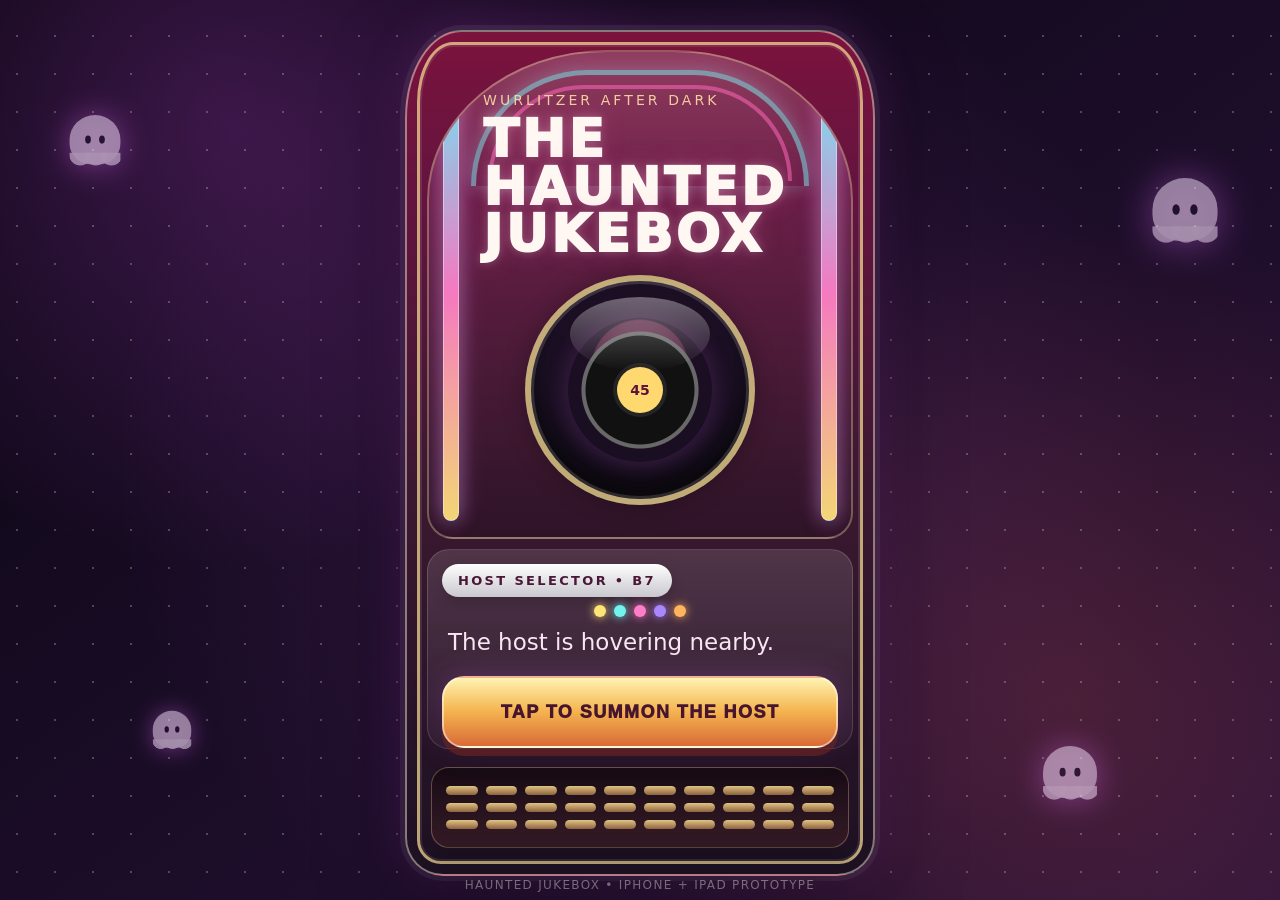
<file: index.html>
<!doctype html>
<html lang="en">
<head>
<meta charset="utf-8">
<meta name="viewport" content="width=device-width,initial-scale=1,viewport-fit=cover,user-scalable=no">
<meta name="theme-color" content="#150d24">
<meta name="apple-mobile-web-app-capable" content="yes">
<meta name="apple-mobile-web-app-status-bar-style" content="black-translucent">
<meta name="apple-mobile-web-app-title" content="Haunted Jukebox">
<link rel="manifest" href="manifest.webmanifest">
<title>The Haunted Jukebox</title>
<script>
if(new URLSearchParams(window.location.search).get('ready')==='1'){
  document.documentElement.classList.add('returning');
}
</script>
<link rel="stylesheet" href="styles.css?v=4">
<style>
html.returning body{visibility:hidden}
.catalog{margin:14px auto 0;max-width:590px}.catalog[hidden]{display:none}.track-card{display:grid;grid-template-columns:86px 1fr;gap:14px;align-items:center;padding:12px;border-radius:20px;background:rgba(255,255,255,.95);color:#251436;text-align:left;box-shadow:0 16px 45px rgba(0,0,0,.28)}.track-art{width:86px;height:86px;border-radius:14px;object-fit:cover;box-shadow:0 8px 20px rgba(0,0,0,.18)}.track-title{font-size:18px;font-weight:950;line-height:1.08}.track-artist{margin-top:5px;font-size:15px;font-weight:800;color:#694d75}.track-album{margin-top:3px;font-size:12px;color:#8b738f;white-space:nowrap;overflow:hidden;text-overflow:ellipsis}.track-actions{grid-column:1/-1;display:flex;gap:9px;justify-content:center;flex-wrap:wrap;margin-top:3px}.track-actions button,.track-actions a{min-height:44px;padding:10px 15px;border-radius:999px;font-weight:950;font-size:13px;text-decoration:none;border:0}.yes-track{background:#251436;color:#fff}.no-track{background:#eee3f2;color:#42244f}.apple-link{background:#f5b550;color:#42152c}.catalog-note{margin-top:8px;font-size:12px;color:#d9cbe2;line-height:1.3}.searching{padding:12px;color:#eadff2;font-weight:800}
@media(max-width:390px){.track-card{grid-template-columns:70px 1fr;gap:10px}.track-art{width:70px;height:70px}.track-title{font-size:16px}.track-actions button,.track-actions a{padding:9px 12px;font-size:12px}}
/* iPad portrait and larger tablets */
@media(min-width:700px){
  .screen{padding:max(42px,env(safe-area-inset-top)) 36px max(36px,env(safe-area-inset-bottom))}
  .doorstage{width:min(520px,72vw)}
  .jukebox{padding:24px 24px 30px;border-radius:56px 56px 38px 38px / 88px 88px 38px 38px}
  .juke-arch{padding:28px 24px 20px}
  .logo{font-size:62px}
  .juke-small{font-size:14px}
  .juke-window{width:290px}
  .chrome-pill{font-size:13px;padding:9px 16px}
  .selector-lights span{width:12px;height:12px}
  .kicker{font-size:23px;margin-bottom:18px}
  .summon{min-height:72px;font-size:18px;border-radius:22px}
  .grille{gap:8px;padding:18px 14px}
  .grille span{height:9px}
  .center{width:min(780px,88vw)}
  .host{width:158px;height:193px;margin-bottom:28px;transform-origin:center}
  .host .eye{top:58px;width:13px;height:18px}.host .eye.l{left:44px}.host .eye.r{right:44px}
  .mouth{top:100px;left:67px;width:24px}
  .bow{bottom:39px;left:53px}
  .bubble{max-width:760px;padding:24px 28px;border-radius:30px;font-size:42px;margin-bottom:26px}
  .inputwrap{max-width:760px;margin:0 auto;padding:13px;border-radius:24px}
  input{font-size:24px;padding:15px 12px}
  .go{font-size:18px;padding:16px 22px;border-radius:18px}
  .choose{min-height:60px;font-size:17px;padding:15px 26px}
  .response{font-size:20px;min-height:54px;max-width:720px}
  .back{font-size:17px;margin-top:18px}
  .catalog{max-width:720px}
  .track-card{padding:18px;border-radius:26px}
  .track-title{font-size:23px}
  .track-artist{font-size:18px}
  .track-actions button,.track-actions a{min-height:52px;font-size:15px;padding:13px 20px}
  .footer{font-size:12px}
}
/* iPad landscape: keep the machine comfortably centred and party-readable */
@media(min-width:900px) and (orientation:landscape){
  .doorstage{width:min(470px,42vw)}
  .jukebox{padding:18px 20px 24px}
  .juke-window{width:230px}
  .logo{font-size:52px}
  .center{width:min(900px,78vw)}
  .host{width:138px;height:168px;margin-bottom:18px}
  .host .eye{top:50px}.host .eye.l{left:39px}.host .eye.r{right:39px}
  .mouth{top:87px;left:59px}.bow{bottom:34px;left:46px}
  .bubble{font-size:36px;max-width:820px;padding:20px 24px;margin-bottom:18px}
  .inputwrap{max-width:820px}
  .catalog{max-width:820px}
}
</style>
</head>
<body>
<div class="app">
  <div class="stars"></div>
  <div class="aura"></div>
  <div class="ghost-layer" aria-hidden="true">
    <div class="ghost g1"><i class="eye l"></i><i class="eye r"></i></div>
    <div class="ghost g2"><i class="eye l"></i><i class="eye r"></i></div>
    <div class="ghost g3"><i class="eye l"></i><i class="eye r"></i></div>
    <div class="ghost g4"><i class="eye l"></i><i class="eye r"></i></div>
    <div class="ghost g5"><i class="eye l"></i><i class="eye r"></i></div>
    <div class="ghost g6"><i class="eye l"></i><i class="eye r"></i></div>
  </div>

  <section id="door" class="screen active" aria-label="Haunted Jukebox entrance">
    <div class="doorstage">
      <div class="jukebox" aria-label="A glowing 1950s style haunted jukebox">
        <div class="juke-arch">
          <div class="lightbar left" aria-hidden="true"></div>
          <div class="lightbar right" aria-hidden="true"></div>
          <div class="arc-glow" aria-hidden="true"></div>
          <div class="juke-title">
            <div class="juke-small">Wurlitzer after dark</div>
            <div class="logo">The Haunted<br>Jukebox</div>
          </div>
          <div class="juke-window" aria-hidden="true"><div class="record-label">45</div></div>
        </div>
        <div class="selector-panel">
          <div class="chrome-pill">Host selector • B7</div>
          <div class="selector-lights" aria-hidden="true"><span></span><span></span><span></span><span></span><span></span></div>
          <div class="kicker">The host is hovering nearby.</div>
          <button id="summon" class="summon" type="button">Tap to summon the host</button>
        </div>
        <div class="grille" aria-hidden="true">
          <span></span><span></span><span></span><span></span><span></span><span></span><span></span><span></span><span></span><span></span>
          <span></span><span></span><span></span><span></span><span></span><span></span><span></span><span></span><span></span><span></span>
          <span></span><span></span><span></span><span></span><span></span><span></span><span></span><span></span><span></span><span></span>
        </div>
      </div>
    </div>
  </section>

  <section id="entry" class="screen" aria-label="Song request">
    <div class="center">
      <div class="host" aria-hidden="true"><i class="eye l"></i><i class="eye r"></i><span class="mouth"></span><span class="bow"></span></div>
      <div class="bubble" id="greeting">Darling, where have you been?</div>
      <form id="requestForm" class="inputwrap">
        <input id="request" autocomplete="off" autocapitalize="words" enterkeyhint="go" placeholder="Type a song or artist…" aria-label="Song request">
        <button class="go" type="submit">Ask</button>
      </form>
      <div class="pickrow"><button id="youChoose" class="choose" type="button">YOU CHOOSE</button></div>
      <div id="response" class="response">Choose a song, or let me choose for you, darling.</div>
      <div id="catalog" class="catalog" hidden></div>
      <button id="back" class="back" type="button">Return to the door</button>
    </div>
  </section>

  <div class="footer">HAUNTED JUKEBOX • IPHONE + IPAD PROTOTYPE</div>
</div>
<script src="app.js?v=9"></script>
<script>
runShortcut=function(text,verdict='Fine. I’ll allow it.',displayText=text){
  hideConfirm();
  greeting.textContent='Consulting the spirits…';
  response.textContent='One moment, darling.';
  const callback=window.location.origin+window.location.pathname+'?ready=1&verdict='+encodeURIComponent(verdict)+'&song='+encodeURIComponent(displayText);
  const url='shortcuts://x-callback-url/run-shortcut?name='+encodeURIComponent('Haunted Jukebox Play')+'&input=text&text='+encodeURIComponent(text)+'&x-success='+encodeURIComponent(callback);
  setTimeout(()=>{window.location.href=url;},300);
};
document.documentElement.classList.remove('returning');
</script>
</body>
</html>
</file>
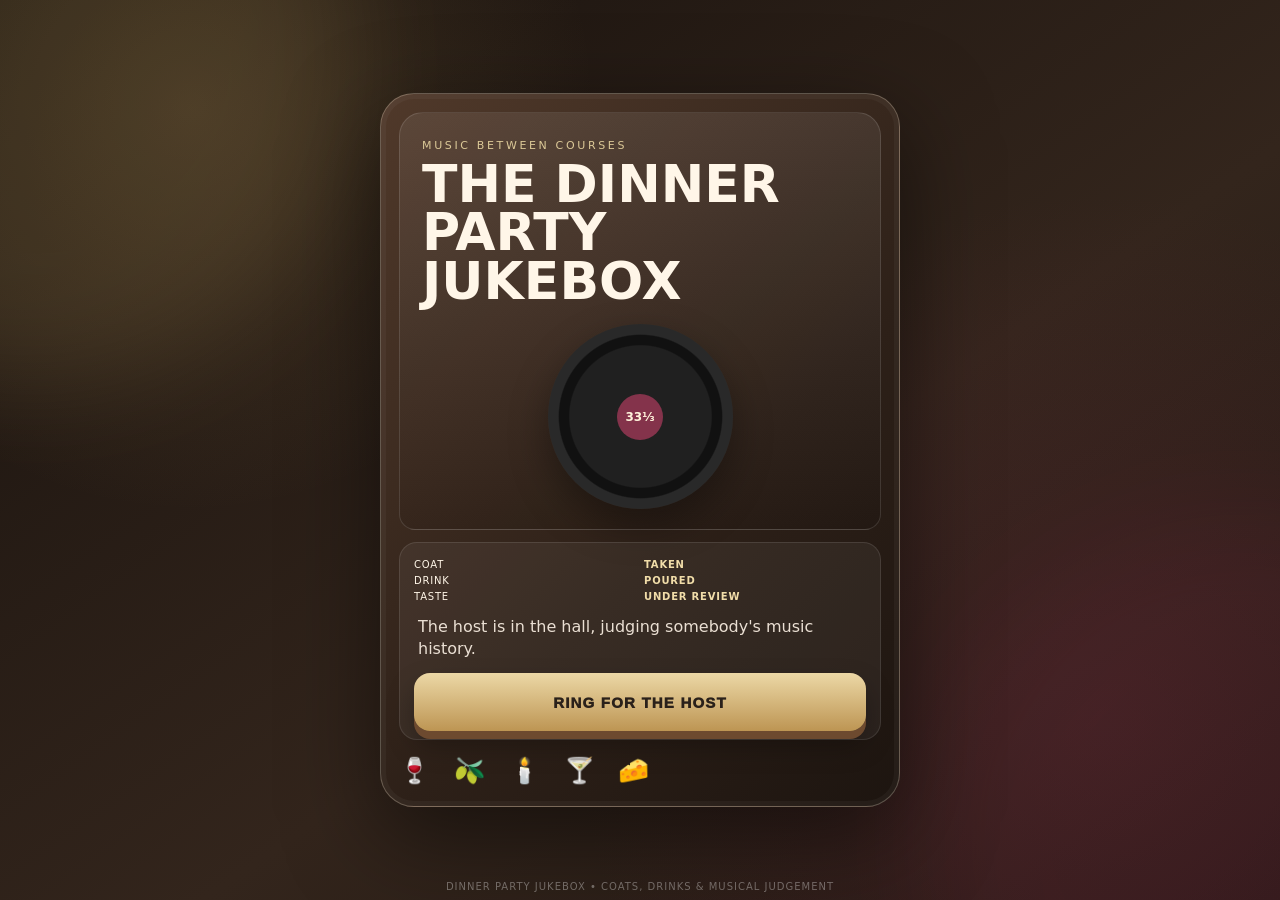
<file: dinner.html>
<!doctype html>
<html lang="en">
<head>
<meta charset="utf-8">
<meta name="viewport" content="width=device-width,initial-scale=1,viewport-fit=cover,user-scalable=no">
<meta name="theme-color" content="#201711">
<meta name="apple-mobile-web-app-capable" content="yes">
<meta name="apple-mobile-web-app-status-bar-style" content="black-translucent">
<meta name="apple-mobile-web-app-title" content="Dinner Party Jukebox">
<title>The Dinner Party Jukebox</title>
<link rel="stylesheet" href="dinner.css?v=2">
</head>
<body>
<div class="app">
  <div class="warmth w1"></div><div class="warmth w2"></div>
  <section id="door" class="screen active" aria-label="Dinner Party Jukebox entrance">
    <main class="cabinet">
      <div class="top">
        <div class="eyebrow">MUSIC BETWEEN COURSES</div>
        <h1>The Dinner Party<br>Jukebox</h1>
        <div class="record" aria-hidden="true"><span>33⅓</span></div>
      </div>
      <div class="service">
        <div class="status"><span>COAT</span><b>TAKEN</b><span>DRINK</span><b>POURED</b><span>TASTE</span><b>UNDER REVIEW</b></div>
        <p>The host is in the hall, judging somebody's music history.</p>
        <button id="summon" type="button">Ring for the host</button>
      </div>
      <div class="shelf" aria-hidden="true">🍷 &nbsp; 🫒 &nbsp; 🕯️ &nbsp; 🍸 &nbsp; 🧀</div>
    </main>
  </section>
  <section id="entry" class="screen" aria-label="Song request">
    <div class="center">
      <div class="host" aria-hidden="true">
        <div class="head"><i class="eye l"></i><i class="eye r"></i><i class="smile"></i></div>
        <div class="body"><i class="bow"></i></div>
        <div class="tray" id="mistressTrigger" aria-label="Reg's drinks tray">🍷</div>
      </div>
      <div class="bubble" id="greeting">Coat, darling. Drink?</div>
      <form id="requestForm" class="inputwrap">
        <input id="request" autocomplete="off" autocapitalize="words" enterkeyhint="go" placeholder="Song or artist…" aria-label="Song request">
        <button class="go" type="submit">Ask</button>
      </form>
      <div class="pickrow"><button id="youChoose" class="choose" type="button">YOU CHOOSE</button></div>
      <div id="response" class="response">Choose something quickly. Paula has opened Apple Music.</div>
      <div id="catalog" class="catalog" hidden></div>
      <button id="back" class="back" type="button">Back to the hall</button>
      <div id="mistressPanel" class="mistress-panel" hidden>
        <div class="mistress-card" role="dialog" aria-modal="true" aria-labelledby="mistressTitle">
          <div class="mistress-kicker">HOUSEHOLD ORDERS</div>
          <div class="mistress-title" id="mistressTitle">Mistress Control</div>
          <div class="mistress-copy">Add an artist or song to Reg's HELL NO list.</div>
          <div class="mistress-row">
            <input id="mistressVeto" autocomplete="off" autocapitalize="words" placeholder="Artist or song…" aria-label="Artist or song to ban">
            <button id="mistressAdd" type="button">BAN IT</button>
          </div>
          <div id="mistressNote" class="mistress-note">Standing orders apply immediately on this device.</div>
          <div id="mistressList" class="mistress-list"></div>
          <button id="mistressClose" class="mistress-close" type="button">Return to dinner</button>
        </div>
      </div>
    </div>
  </section>
  <div class="footer">DINNER PARTY JUKEBOX • COATS, DRINKS & MUSICAL JUDGEMENT</div>
</div>
<script src="dinner.js?v=2"></script>
</body>
</html>
</file>
<file: styles.css>
:root{
  --bg1:#0a0612;
  --bg2:#2a123b;
  --ink:#fff8ff;
  --muted:#e5d5ef;
  --ghost-hue:286;
  --beat:1;
}
*{box-sizing:border-box;-webkit-tap-highlight-color:transparent}
html,body{margin:0;width:100%;height:100%;overflow:hidden;background:#090510;color:var(--ink);font-family:ui-rounded,"SF Pro Rounded","Avenir Next",system-ui,sans-serif}
body{
  background:
    radial-gradient(circle at 18% 14%,hsla(var(--ghost-hue),90%,63%,.22),transparent 34%),
    radial-gradient(circle at 84% 78%,hsla(calc(var(--ghost-hue) + 78),88%,62%,.18),transparent 38%),
    linear-gradient(145deg,var(--bg1),var(--bg2));
  transition:background .8s ease;
}
.app{position:relative;width:100%;height:100%;overflow:hidden;isolation:isolate}
.stars{position:absolute;inset:-15%;opacity:.24;background-image:radial-gradient(circle,#fff 1px,transparent 1.4px);background-size:38px 38px;animation:stars 28s linear infinite;z-index:-4}
@keyframes stars{to{transform:translate3d(76px,114px,0)}}
.aura{position:absolute;inset:-15%;background:radial-gradient(circle at 50% 50%,hsla(var(--ghost-hue),100%,70%,.13),transparent 52%);animation:aura 920ms ease-in-out infinite alternate;z-index:-3}
@keyframes aura{to{transform:scale(1.08);opacity:.68}}
.ghost-layer{position:absolute;inset:0;overflow:hidden;pointer-events:none;z-index:-1}
.ghost{--s:1;position:absolute;width:62px;height:78px;opacity:.62;transform:scale(var(--s));filter:drop-shadow(0 0 calc(12px + 8px * var(--beat)) hsla(var(--ghost-hue),100%,72%,.72));animation:float var(--dur,7s) ease-in-out infinite alternate,sway var(--sway,12s) ease-in-out infinite alternate}
.ghost::before{content:"";position:absolute;inset:0 0 18px;background:hsla(var(--ghost-hue),86%,93%,.86);border-radius:50% 50% 42% 42%;transition:background .7s ease}
.ghost::after{content:"";position:absolute;left:0;right:0;bottom:7px;height:25px;background:radial-gradient(circle at 13px 2px,hsla(var(--ghost-hue),86%,93%,.86) 0 13px,transparent 14px),radial-gradient(circle at 32px 2px,hsla(var(--ghost-hue),86%,93%,.86) 0 13px,transparent 14px),radial-gradient(circle at 51px 2px,hsla(var(--ghost-hue),86%,93%,.86) 0 13px,transparent 14px);transition:background .7s ease}
.eye{position:absolute;top:25px;width:7px;height:10px;background:#251436;border-radius:50%;z-index:2}.eye.l{left:19px}.eye.r{right:19px}
@keyframes float{from{translate:0 0;rotate:-2deg}to{translate:0 -22px;rotate:3deg}}
@keyframes sway{from{margin-left:-16px}to{margin-left:34px}}
.g1{left:5%;top:12%;--s:.82;--dur:5.8s;--sway:11s;animation-delay:-2s}
.g2{right:5%;top:20%;--s:1.05;--dur:7.2s;--sway:15s;animation-delay:-5s}
.g3{left:11%;bottom:14%;--s:.62;--dur:6.5s;--sway:13s;animation-delay:-4s}
.g4{right:14%;bottom:9%;--s:.87;--dur:5.4s;--sway:10s;animation-delay:-3s}
.g5{left:47%;top:5%;--s:.48;--dur:8.1s;--sway:16s;animation-delay:-7s}
.g6{right:42%;bottom:4%;--s:.42;--dur:7.6s;--sway:14s;animation-delay:-6s}
.screen{position:absolute;inset:0;display:none;align-items:center;justify-content:center;padding:max(24px,env(safe-area-inset-top)) 16px max(22px,env(safe-area-inset-bottom));overflow:auto}
.screen.active{display:flex}
.center{width:min(660px,100%);text-align:center}
.doorstage{width:min(430px,100%);margin:0 auto}
.jukebox{position:relative;padding:18px 18px 24px;border-radius:44px 44px 30px 30px / 72px 72px 30px 30px;background:linear-gradient(180deg,#7b133c 0%,#65143f 18%,#3b1830 55%,#1c1122 100%);border:2px solid rgba(255,247,221,.46);box-shadow:0 26px 80px rgba(0,0,0,.5),0 0 0 5px rgba(255,255,255,.07),0 0 48px hsla(var(--ghost-hue),90%,65%,.24);overflow:hidden}
.jukebox:before{content:"";position:absolute;inset:10px;border-radius:36px 36px 24px 24px / 60px 60px 24px 24px;border:3px solid rgba(244,217,148,.74);box-shadow:inset 0 0 0 2px rgba(255,255,255,.1);pointer-events:none}
.jukebox:after{content:"";position:absolute;left:26px;right:26px;bottom:14px;height:10px;border-radius:999px;background:rgba(0,0,0,.26);filter:blur(8px);pointer-events:none}
.juke-arch{position:relative;padding:20px 18px 14px;border-radius:180px 180px 26px 26px / 150px 150px 26px 26px;background:linear-gradient(180deg,rgba(255,255,255,.18),rgba(255,255,255,.05) 28%,rgba(12,4,13,.2) 100%);border:2px solid rgba(255,233,174,.34);overflow:hidden}
.lightbar{position:absolute;top:12px;bottom:16px;width:16px;border-radius:999px;border:1px solid rgba(255,255,255,.45);background:linear-gradient(180deg,#6cf3ff 0%,#ff7fc9 50%,#ffe37b 100%);box-shadow:0 0 18px rgba(255,255,255,.25),0 0 24px hsla(var(--ghost-hue),95%,70%,.42);opacity:.94}
.lightbar.left{left:14px;animation:tubePulse 1.35s ease-in-out infinite}.lightbar.right{right:14px;animation:tubePulse 1.35s ease-in-out .45s infinite}
@keyframes tubePulse{0%,100%{filter:brightness(.92);opacity:.78}50%{filter:brightness(1.22);opacity:1;box-shadow:0 0 24px rgba(255,255,255,.4),0 0 34px hsla(var(--ghost-hue),95%,70%,.56)}}
.arc-glow{position:absolute;left:42px;right:42px;top:18px;height:116px;border:5px solid rgba(121,255,250,.48);border-bottom:0;border-radius:140px 140px 0 0;box-shadow:0 0 18px rgba(128,255,251,.24),0 0 24px rgba(255,94,182,.18)}
.arc-glow{animation:arcPulse 1.65s ease-in-out infinite alternate}.arc-glow:after{content:"";position:absolute;left:12px;right:12px;top:10px;height:92px;border:4px solid rgba(255,103,186,.55);border-bottom:0;border-radius:120px 120px 0 0;animation:arcPulse 1.65s ease-in-out .35s infinite alternate}
@keyframes arcPulse{from{opacity:.68;filter:saturate(.92)}to{opacity:1;filter:saturate(1.25) brightness(1.14)}}
.juke-title{position:relative;padding:12px 30px 8px;z-index:2}
.juke-small{font-size:12px;letter-spacing:.22em;text-transform:uppercase;color:#ffdca8;opacity:.9;margin-bottom:8px}
.logo{font-size:clamp(30px,8.2vw,52px);line-height:.92;letter-spacing:.06em;font-weight:950;text-transform:uppercase;color:#fff7f2;text-shadow:0 0 10px rgba(255,255,255,.22),0 0 24px rgba(255,105,180,.26)}
.juke-window{position:relative;width:min(245px,78vw);aspect-ratio:1/1;margin:8px auto 12px;border-radius:50%;border:6px solid rgba(250,223,152,.76);box-shadow:inset 0 0 0 3px rgba(255,255,255,.14),0 0 24px rgba(0,0,0,.28);background:radial-gradient(circle at 50% 40%,rgba(255,255,255,.22),rgba(255,255,255,.04) 28%,rgba(18,11,30,.8) 29%,rgba(25,15,34,.98) 54%,rgba(10,7,13,1) 72%);overflow:hidden}
.juke-window:before{content:"";position:absolute;inset:17%;border-radius:50%;background:radial-gradient(circle at 50% 50%,#e74987 0 15%,#ffd98a 16% 19%,#111 20% 53%,#686868 54% 57%,transparent 58%);box-shadow:0 0 24px hsla(var(--ghost-hue),95%,72%,.2)}
.juke-window:after{content:"";position:absolute;left:18%;right:18%;top:7%;height:34%;border-radius:50%;background:linear-gradient(180deg,rgba(255,255,255,.36),transparent)}
.record-label{position:absolute;left:50%;top:50%;transform:translate(-50%,-50%);width:46px;height:46px;border-radius:50%;display:grid;place-items:center;background:#ffd86f;color:#601339;font-weight:900;font-size:14px;z-index:2;box-shadow:0 0 0 4px rgba(255,255,255,.08)}
.selector-panel{position:relative;margin-top:10px;padding:14px 14px 0;background:linear-gradient(180deg,rgba(255,255,255,.13),rgba(255,255,255,.04));border-radius:22px;border:1px solid rgba(255,255,255,.16)}
.chrome-pill{display:inline-block;margin-bottom:8px;padding:7px 12px;border-radius:999px;background:linear-gradient(180deg,#fefefe,#c8c8cf);color:#4a1837;font-size:11px;font-weight:900;letter-spacing:.18em;text-transform:uppercase;box-shadow:0 5px 14px rgba(0,0,0,.18)}
.selector-lights{display:flex;justify-content:center;gap:8px;margin:0 auto 11px}.selector-lights span{width:9px;height:9px;border-radius:50%;background:#ffe477;box-shadow:0 0 10px #ffe477;animation:blink 1.1s ease-in-out infinite}.selector-lights span:nth-child(2){background:#71f4ef;box-shadow:0 0 10px #71f4ef;animation-delay:.18s}.selector-lights span:nth-child(3){background:#ff7dc9;box-shadow:0 0 10px #ff7dc9;animation-delay:.36s}.selector-lights span:nth-child(4){background:#a987ff;box-shadow:0 0 10px #a987ff;animation-delay:.54s}.selector-lights span:nth-child(5){background:#ffb45e;box-shadow:0 0 10px #ffb45e;animation-delay:.72s}@keyframes blink{0%,100%{transform:scale(.75);opacity:.48}50%{transform:scale(1.18);opacity:1}}
.kicker{margin:0 6px 14px;font-size:clamp(16px,4.4vw,20px);color:#f8e6f1;line-height:1.3}
.summon{width:100%;min-height:58px;padding:15px 20px;border-radius:18px;border:2px solid rgba(255,255,255,.48);background:linear-gradient(180deg,#fff3b0 0%,#f5b550 48%,#d96a37 100%);color:#48152e;font-weight:950;font-size:15px;letter-spacing:.08em;text-transform:uppercase;box-shadow:0 8px 0 rgba(101,35,34,.7),0 14px 28px rgba(0,0,0,.28),0 0 30px hsla(var(--ghost-hue),95%,72%,.25);animation:summon 1.85s ease-in-out infinite}
.summon:active{transform:translateY(4px);box-shadow:0 4px 0 rgba(101,35,34,.7),0 10px 16px rgba(0,0,0,.24)}
@keyframes summon{50%{filter:brightness(1.04);box-shadow:0 8px 0 rgba(101,35,34,.7),0 14px 28px rgba(0,0,0,.28),0 0 42px hsla(var(--ghost-hue),95%,72%,.4)}}
.grille{display:grid;grid-template-columns:repeat(10,1fr);gap:6px;margin:18px 4px 2px;padding:14px 10px;border-radius:18px;background:linear-gradient(180deg,rgba(20,10,17,.84),rgba(66,32,40,.65));border:1px solid rgba(247,222,165,.3)}
.grille span{height:7px;border-radius:999px;background:linear-gradient(180deg,#f3d98f,#9a6a43);opacity:.9}
.host{width:126px;height:154px;margin:0 auto 20px;position:relative;filter:drop-shadow(0 0 30px hsla(var(--ghost-hue),100%,72%,.72));animation:hostBob 2.6s ease-in-out infinite}
.host:before{content:"";position:absolute;inset:0 0 30px;background:rgba(255,255,255,.94);border-radius:55% 55% 42% 42%}
.host:after{content:"";position:absolute;left:0;right:0;bottom:10px;height:44px;background:radial-gradient(circle at 24px 2px,#fff 0 24px,transparent 25px),radial-gradient(circle at 63px 2px,#fff 0 24px,transparent 25px),radial-gradient(circle at 102px 2px,#fff 0 24px,transparent 25px)}
.host .eye{top:47px;width:11px;height:15px}.host .eye.l{left:35px}.host .eye.r{right:35px}
.mouth{position:absolute;z-index:3;top:80px;left:53px;width:20px;height:10px;border-bottom:4px solid #251436;border-radius:0 0 50% 50%}
.bow{position:absolute;z-index:4;bottom:31px;left:42px;width:0;height:0;border-top:13px solid transparent;border-bottom:13px solid transparent;border-right:21px solid hsl(var(--ghost-hue) 75% 58%)}
.bow:after{content:"";position:absolute;left:20px;top:-13px;border-top:13px solid transparent;border-bottom:13px solid transparent;border-left:21px solid hsl(var(--ghost-hue) 75% 58%)}
@keyframes hostBob{50%{transform:translateY(-9px) rotate(1deg)}}
.bubble{max-width:610px;margin:0 auto 20px;padding:18px 20px;border-radius:25px;background:rgba(255,255,255,.96);color:#28183b;font-weight:900;font-size:clamp(22px,6vw,35px);line-height:1.13;box-shadow:0 18px 70px rgba(0,0,0,.36)}
.inputwrap{display:flex;gap:10px;padding:10px;background:rgba(255,255,255,.1);border:1px solid rgba(255,255,255,.23);border-radius:19px;backdrop-filter:blur(18px)}
input{flex:1;min-width:0;border:0;outline:0;background:transparent;color:#fff;font-size:19px;padding:10px 9px}input::placeholder{color:#d7cce2}
.go{border:0;border-radius:14px;padding:12px 16px;background:#fff;color:#251436;font-weight:950}
.pickrow{display:flex;gap:10px;justify-content:center;align-items:center;margin-top:12px}
.choose{min-height:48px;padding:12px 18px;border-radius:999px;border:1px solid rgba(255,255,255,.3);background:rgba(255,255,255,.12);color:#fff;font-weight:950;letter-spacing:.035em;box-shadow:0 0 24px hsla(var(--ghost-hue),95%,70%,.12);backdrop-filter:blur(16px)}
.response{min-height:46px;margin:14px auto 0;padding:0 8px;color:#eadff2;font-size:16px;line-height:1.35}
.back{margin-top:12px;border:0;background:transparent;color:#cdbddd;text-decoration:underline;text-underline-offset:4px;font-size:14px}
.footer{position:absolute;left:0;right:0;bottom:max(8px,env(safe-area-inset-bottom));text-align:center;font-size:11px;letter-spacing:.11em;color:rgba(255,255,255,.38);pointer-events:none}
@media(max-width:390px){.ghost.g5,.ghost.g6{display:none}.doorstage{width:100%}.jukebox{padding:14px 14px 20px}.juke-arch{padding:16px 12px 12px}.lightbar{width:13px}.arc-glow{left:34px;right:34px;height:96px}.logo{font-size:clamp(26px,8vw,42px)}.juke-window{width:min(212px,72vw)}.chrome-pill{font-size:10px;letter-spacing:.14em}.summon{font-size:14px;padding:14px 16px}.host{width:112px;height:137px}.host .eye{top:42px}.host .eye.l{left:32px}.host .eye.r{right:32px}.mouth{top:72px;left:47px}.bow{bottom:27px;left:37px}}
@media(prefers-reduced-motion:reduce){*{animation-duration:.001ms!important;animation-iteration-count:1!important}}
</file>
<file: dinner.css>
:root{--cream:#fff6e8;--ink:#2a211a;--wine:#74273e;--brass:#c7a45f}
*{box-sizing:border-box;-webkit-tap-highlight-color:transparent}
html,body{margin:0;width:100%;height:100%;overflow:hidden;background:#19120e;color:var(--cream);font-family:ui-rounded,"SF Pro Rounded","Avenir Next",system-ui,sans-serif}
body{background:radial-gradient(circle at 15% 12%,rgba(199,164,95,.18),transparent 30%),radial-gradient(circle at 86% 80%,rgba(116,39,62,.25),transparent 40%),linear-gradient(145deg,#17110d,#33251c 58%,#211712)}
body.scandal{animation:scandal .5s ease-in-out 2}@keyframes scandal{0%,100%{filter:none}35%{filter:saturate(1.7) brightness(1.12);transform:translateX(-3px)}70%{transform:translateX(3px)}}
.app{position:relative;width:100%;height:100%;overflow:hidden;isolation:isolate}.warmth{position:absolute;width:50vmax;height:50vmax;border-radius:50%;filter:blur(52px);opacity:.11;z-index:-2;animation:glow 7s ease-in-out infinite alternate}.w1{left:-22vmax;top:-20vmax;background:#ddb970}.w2{right:-22vmax;bottom:-20vmax;background:#93334f;animation-delay:-3s}@keyframes glow{to{transform:scale(1.14);opacity:.2}}
.screen{position:absolute;inset:0;display:none;align-items:center;justify-content:center;padding:max(24px,env(safe-area-inset-top)) 16px max(24px,env(safe-area-inset-bottom));overflow:auto}.screen.active{display:flex}.center{width:min(680px,100%);text-align:center}
.cabinet{width:min(440px,100%);padding:18px;border-radius:34px;background:linear-gradient(135deg,#50392a,#2d2018 60%,#1d1510);border:1px solid rgba(255,245,222,.28);box-shadow:0 28px 90px rgba(0,0,0,.5),inset 0 0 0 5px rgba(255,255,255,.035)}
.top{padding:26px 22px 20px;border-radius:24px 24px 16px 16px;background:linear-gradient(180deg,rgba(255,255,255,.08),rgba(0,0,0,.08));border:1px solid rgba(255,255,255,.12)}.eyebrow{font-size:11px;letter-spacing:.24em;color:#dbc897}.top h1{margin:8px 0 18px;font-size:clamp(34px,9vw,52px);line-height:.94;text-transform:uppercase}
.record{width:185px;height:185px;margin:auto;border-radius:50%;display:grid;place-items:center;background:radial-gradient(circle,#c7a45f 0 10%,#202020 11% 54%,#111 55% 62%,#292929 63% 72%,#111 73%);box-shadow:0 16px 38px rgba(0,0,0,.35);animation:spin 14s linear infinite}.record span{width:46px;height:46px;border-radius:50%;display:grid;place-items:center;background:#84334b;color:#fff3db;font-weight:900;font-size:12px}@keyframes spin{to{transform:rotate(360deg)}}
.service{margin-top:12px;padding:16px 14px 8px;border-radius:18px;background:rgba(255,255,255,.055);border:1px solid rgba(255,255,255,.1)}.status{display:grid;grid-template-columns:1fr 1fr;gap:5px 8px;font-size:10px;letter-spacing:.08em}.status b{color:#f1dda9}.service p{margin:14px 4px;color:#eadfd3;line-height:1.35}
#summon{width:100%;min-height:58px;border:0;border-radius:16px;background:linear-gradient(180deg,#ecd8a6,#bd9553);color:#2a211a;font-weight:950;letter-spacing:.08em;text-transform:uppercase;font-size:15px;box-shadow:0 8px 0 #6d4a2f,0 14px 28px rgba(0,0,0,.28)}#summon:active{transform:translateY(4px);box-shadow:0 4px 0 #6d4a2f}.shelf{padding:16px 0 3px;font-size:25px}
.host{width:145px;height:170px;margin:0 auto 20px;position:relative;filter:drop-shadow(0 14px 26px rgba(0,0,0,.32));animation:bob 2.9s ease-in-out infinite}.head{position:absolute;left:35px;top:0;width:76px;height:82px;border-radius:48%;background:#f3d9be;border:5px solid #4d382d}.eye{position:absolute;top:32px;width:7px;height:9px;border-radius:50%;background:#31231c}.eye.l{left:20px}.eye.r{right:20px}.smile{position:absolute;left:28px;top:52px;width:20px;height:10px;border-bottom:3px solid #71354a;border-radius:0 0 50% 50%}.body{position:absolute;left:24px;top:72px;width:98px;height:76px;border-radius:42px 42px 18px 18px;background:#f4efe4;border:5px solid #34241c}.bow{position:absolute;left:28px;top:10px;width:0;height:0;border-top:12px solid transparent;border-bottom:12px solid transparent;border-right:20px solid var(--wine)}.bow:after{content:"";position:absolute;left:19px;top:-12px;border-top:12px solid transparent;border-bottom:12px solid transparent;border-left:20px solid var(--wine)}.tray{position:absolute;right:-4px;bottom:10px;width:76px;height:30px;border-radius:50%;background:#b58c4c;border:3px solid #e0c181;display:grid;place-items:center;font-size:24px}@keyframes bob{50%{transform:translateY(-8px) rotate(.7deg)}}
.bubble{max-width:620px;margin:0 auto 20px;padding:18px 20px;border-radius:25px;background:rgba(255,250,241,.97);color:var(--ink);font-weight:900;font-size:clamp(22px,6vw,35px);line-height:1.13;box-shadow:0 18px 70px rgba(0,0,0,.34)}
.inputwrap{display:flex;gap:10px;padding:10px;background:rgba(255,255,255,.1);border:1px solid rgba(255,255,255,.2);border-radius:19px;backdrop-filter:blur(18px)}input{flex:1;min-width:0;border:0;outline:0;background:transparent;color:#fff;font-size:19px;padding:10px 9px}input::placeholder{color:#d8cabd}.go{border:0;border-radius:14px;padding:12px 16px;background:#fff7e8;color:#2a211a;font-weight:950}.pickrow{margin-top:12px}.choose{min-height:48px;padding:12px 19px;border-radius:999px;border:1px solid rgba(255,255,255,.27);background:rgba(255,255,255,.11);color:#fff;font-weight:950;letter-spacing:.04em}.response{min-height:48px;margin:14px auto 0;padding:0 8px;color:#eadfd3;font-size:16px;line-height:1.35}.catalog{margin:13px auto 0;max-width:620px}.catalog[hidden]{display:none}.card{padding:14px;border-radius:20px;background:rgba(255,250,241,.97);color:#2a211a;text-align:center;box-shadow:0 16px 45px rgba(0,0,0,.28)}.track{font-size:18px;font-weight:950}.actions{display:flex;gap:9px;justify-content:center;flex-wrap:wrap;margin-top:12px}.actions button{min-height:44px;padding:10px 15px;border-radius:999px;font-weight:950;font-size:13px;border:0}.yes{background:#2d241d;color:#fff}.no{background:#eadfd3;color:#3b2b22}.back{margin-top:12px;border:0;background:transparent;color:#d8cabd;text-decoration:underline;text-underline-offset:4px;font-size:14px}.footer{position:absolute;left:0;right:0;bottom:max(8px,env(safe-area-inset-bottom));text-align:center;font-size:10px;letter-spacing:.1em;color:rgba(255,255,255,.34);pointer-events:none}
@media(min-width:700px){.cabinet{width:min(520px,70vw)}.center{width:min(780px,88vw)}.bubble{font-size:40px;max-width:740px}.inputwrap,.catalog{max-width:740px;margin-left:auto;margin-right:auto}.host{transform:scale(1.12);margin-bottom:30px}}
@media(prefers-reduced-motion:reduce){*{animation-duration:.001ms!important;animation-iteration-count:1!important}}
.tray{cursor:pointer;user-select:none}
.mistress-panel[hidden]{display:none}
.mistress-panel{position:fixed;inset:0;z-index:50;display:grid;place-items:center;padding:22px;background:rgba(12,8,6,.72);backdrop-filter:blur(10px)}
.mistress-card{width:min(430px,100%);padding:22px;border-radius:24px;background:#f8eddb;color:#2a211a;border:1px solid rgba(70,47,31,.2);box-shadow:0 24px 90px rgba(0,0,0,.52);text-align:left}
.mistress-kicker{font-size:10px;letter-spacing:.2em;color:#7a6246;font-weight:900}
.mistress-title{margin-top:4px;font-size:28px;font-weight:950}
.mistress-copy{margin:7px 0 14px;line-height:1.35;color:#59483b}
.mistress-row{display:flex;gap:8px;padding:8px;border-radius:16px;background:#e8d9c2}
.mistress-row input{color:#2a211a;background:transparent;font-size:16px}
.mistress-row input::placeholder{color:#8c7968}
#mistressAdd{border:0;border-radius:12px;padding:11px 14px;background:#74273e;color:white;font-weight:950;white-space:nowrap}
.mistress-note{margin:12px 2px 8px;font-size:13px;font-weight:800;color:#74273e}
.mistress-list{max-height:180px;overflow:auto;margin-top:8px;padding-top:8px;border-top:1px solid rgba(60,40,25,.12)}
.mistress-list-title{font-size:11px;text-transform:uppercase;letter-spacing:.12em;font-weight:900;color:#7a6246;margin-bottom:6px}
.mistress-ban{padding:5px 0;font-size:14px;font-weight:800}
.mistress-empty{padding:5px 0;font-size:13px;color:#78695c}
.mistress-close{width:100%;margin-top:14px;border:0;border-radius:14px;padding:12px;background:#2d241d;color:#fff;font-weight:900}
</file>
